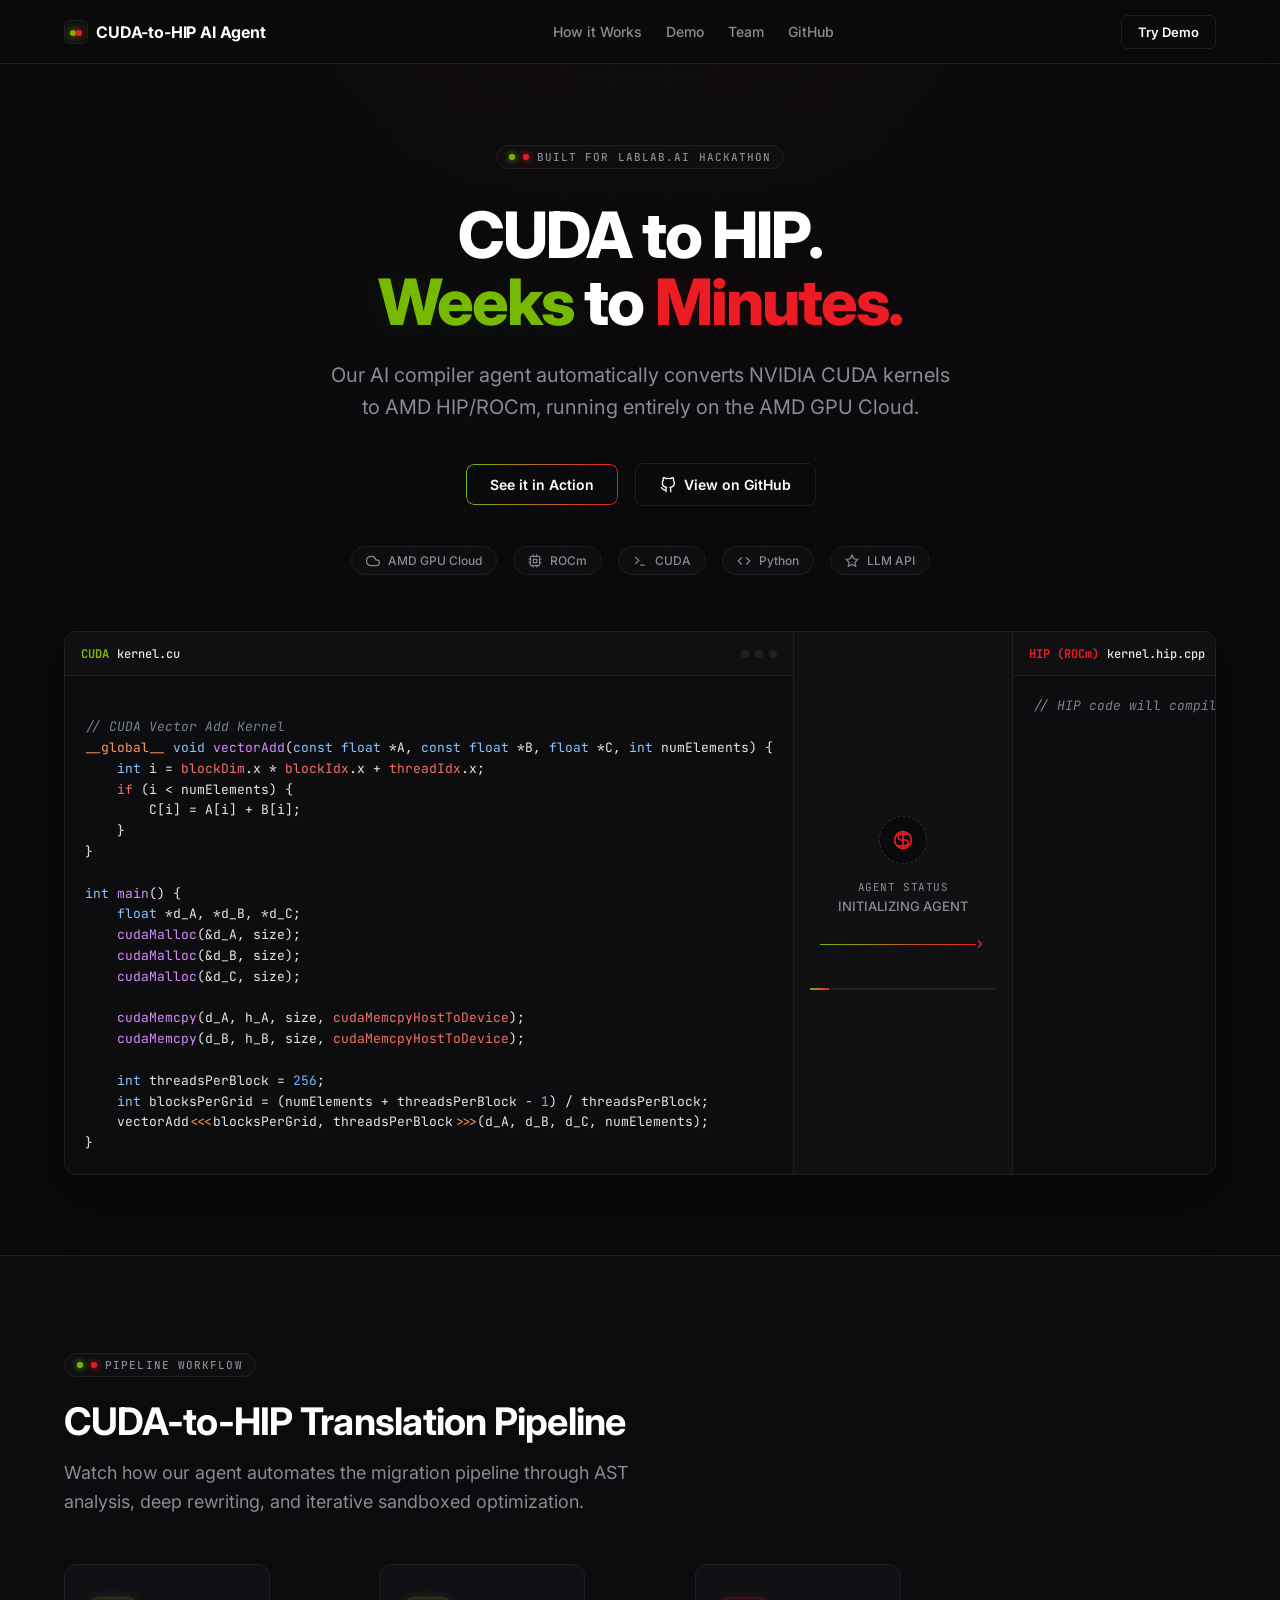
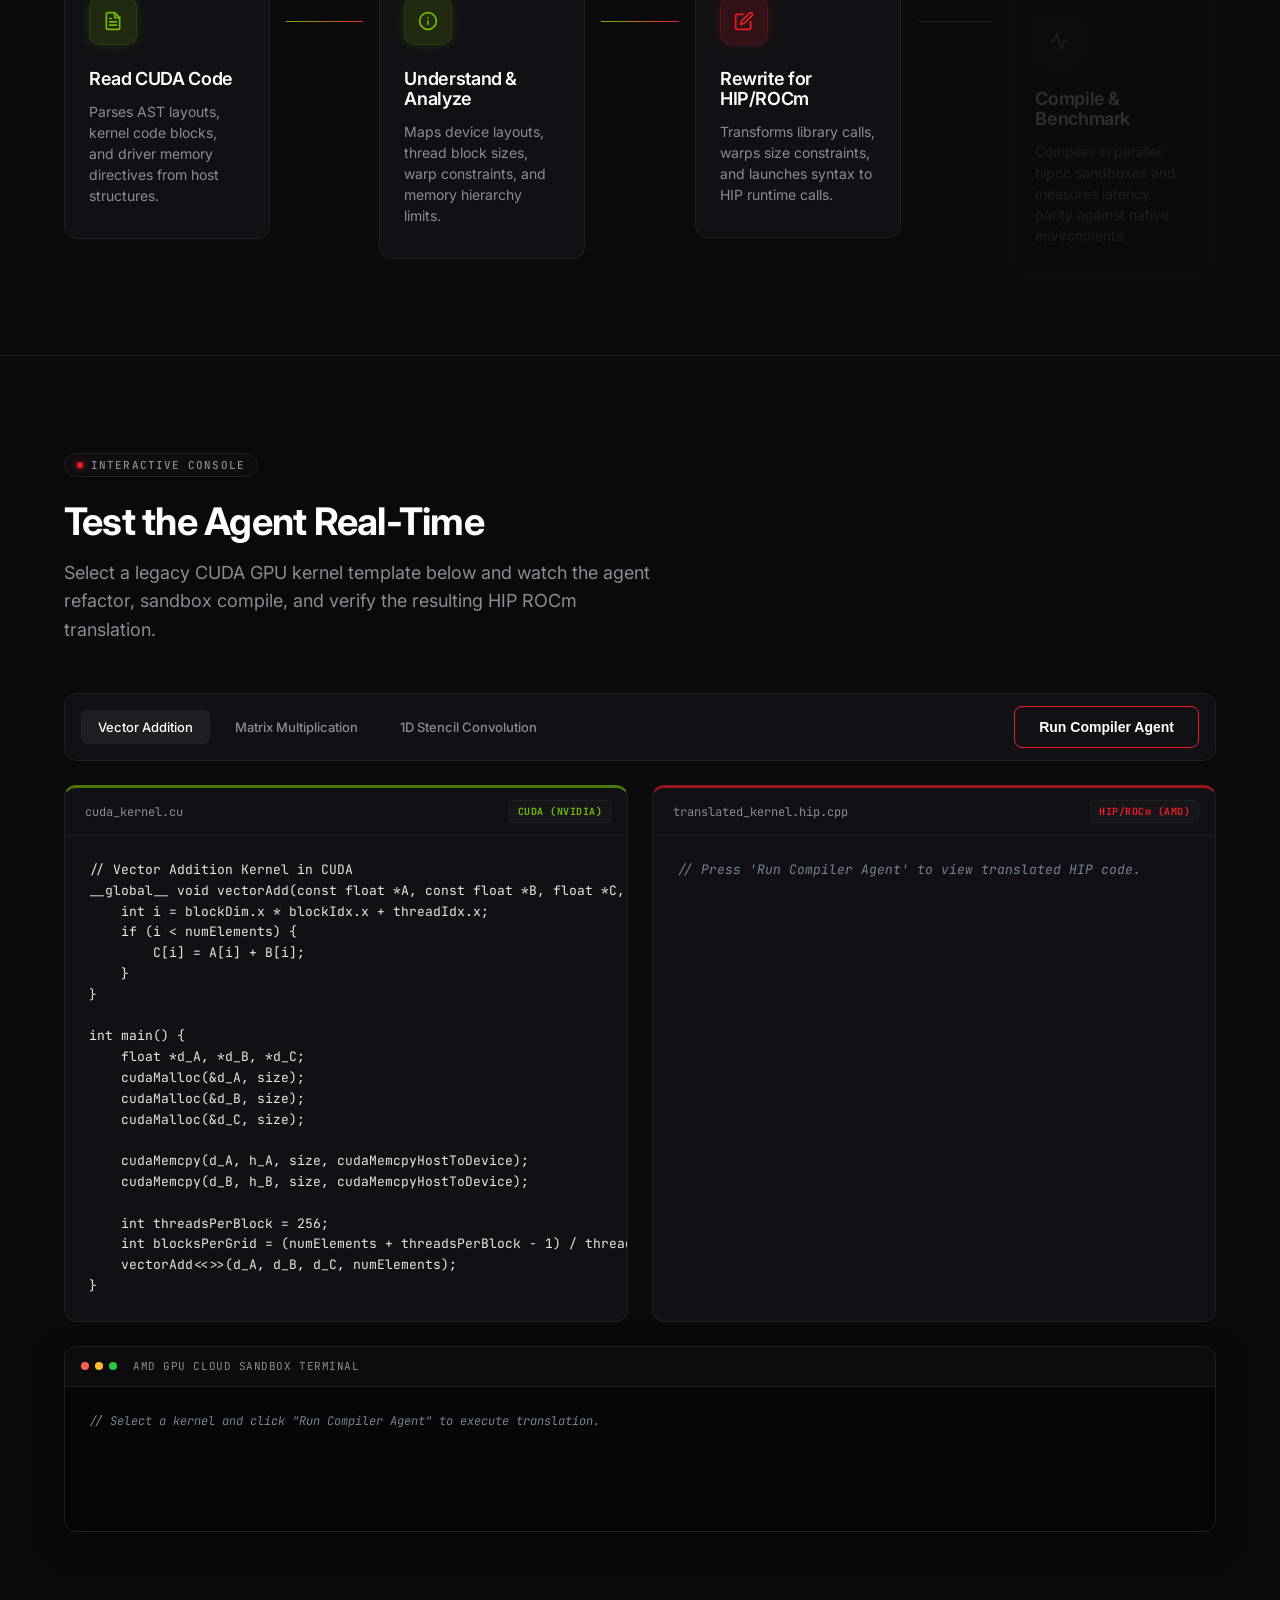
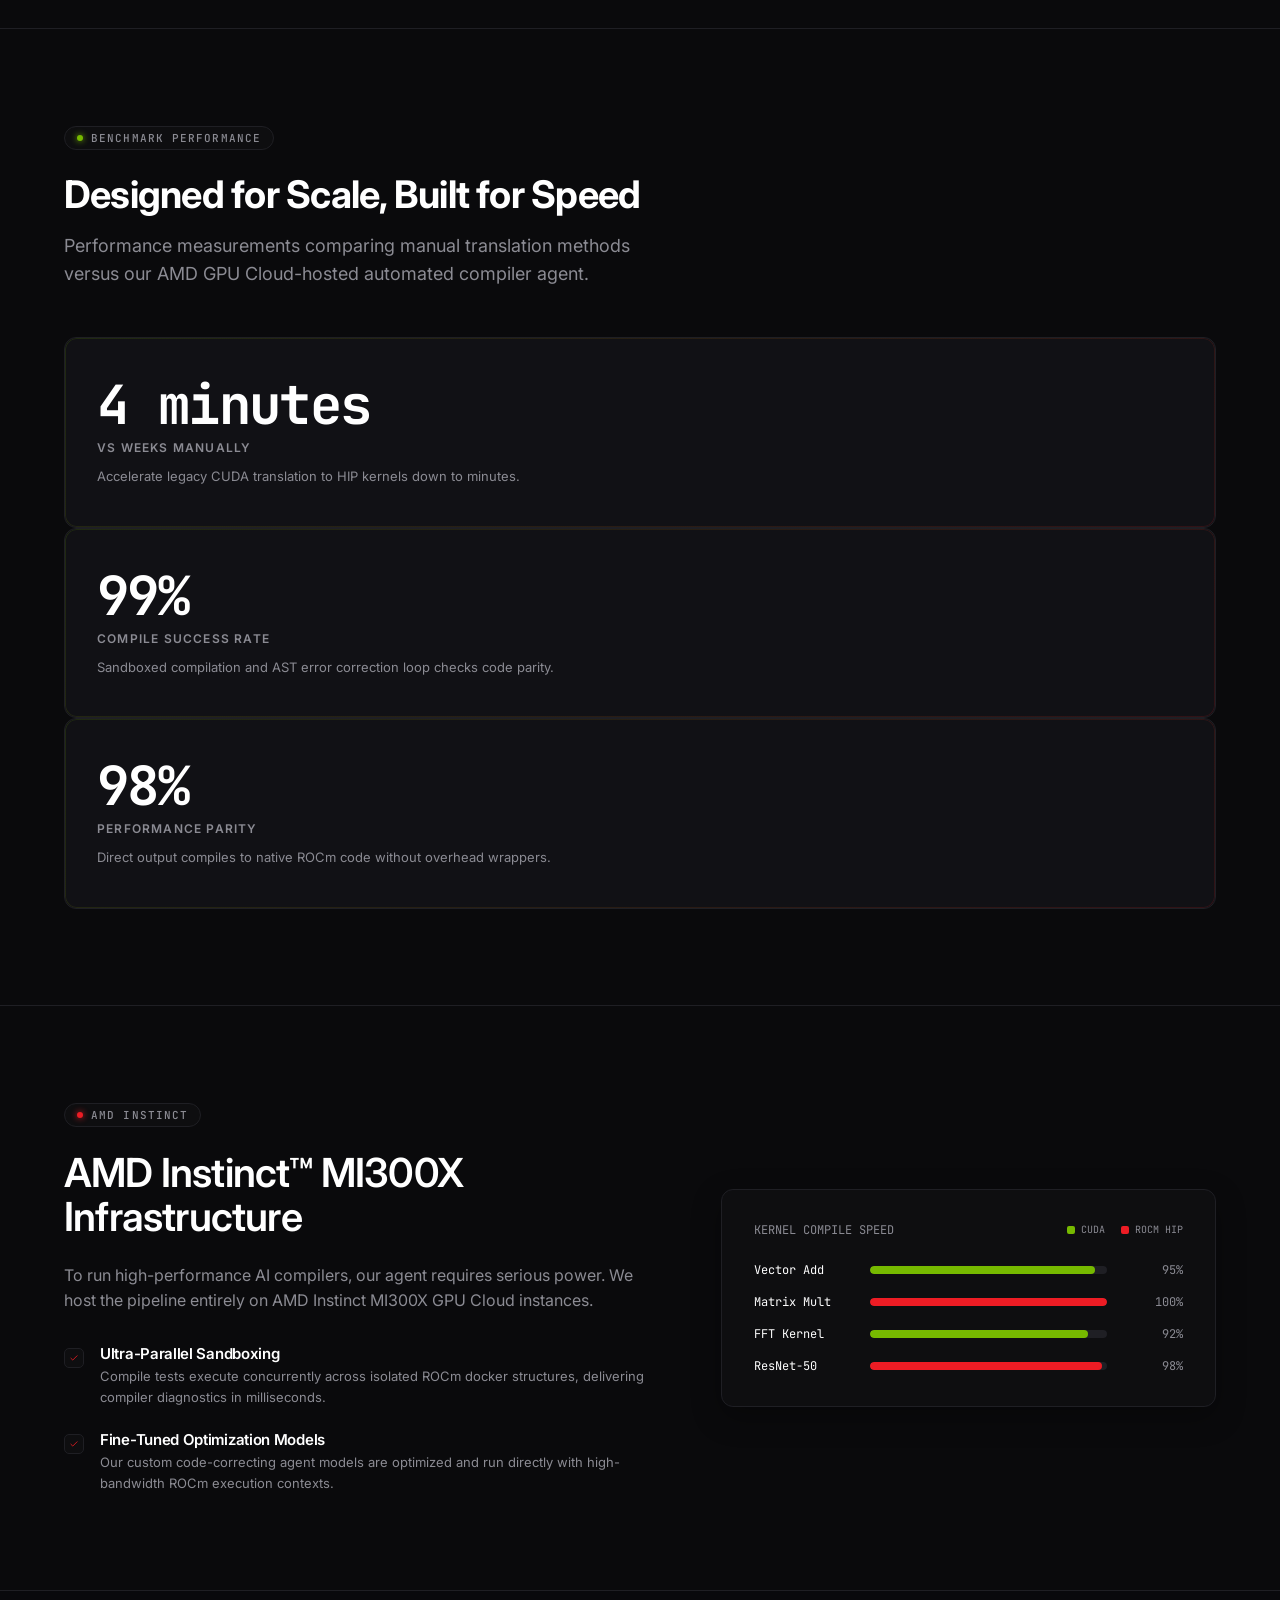
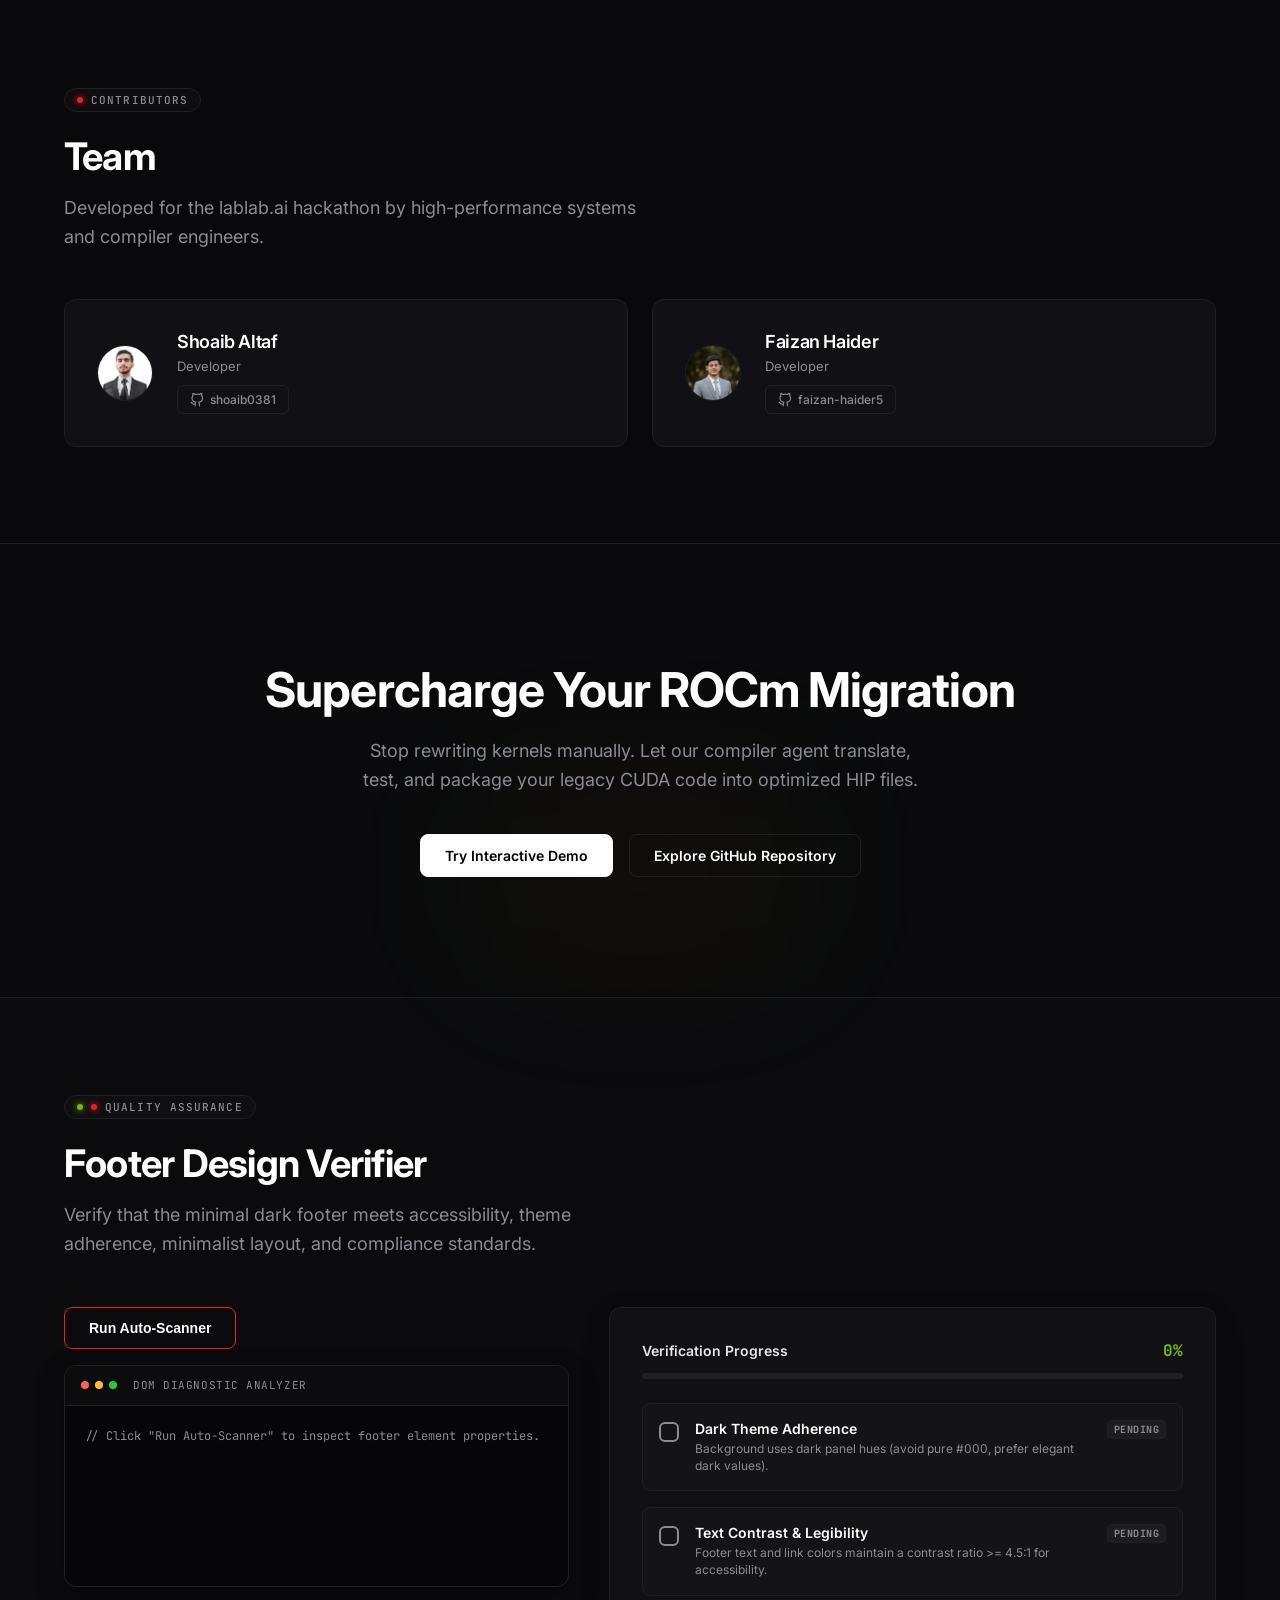
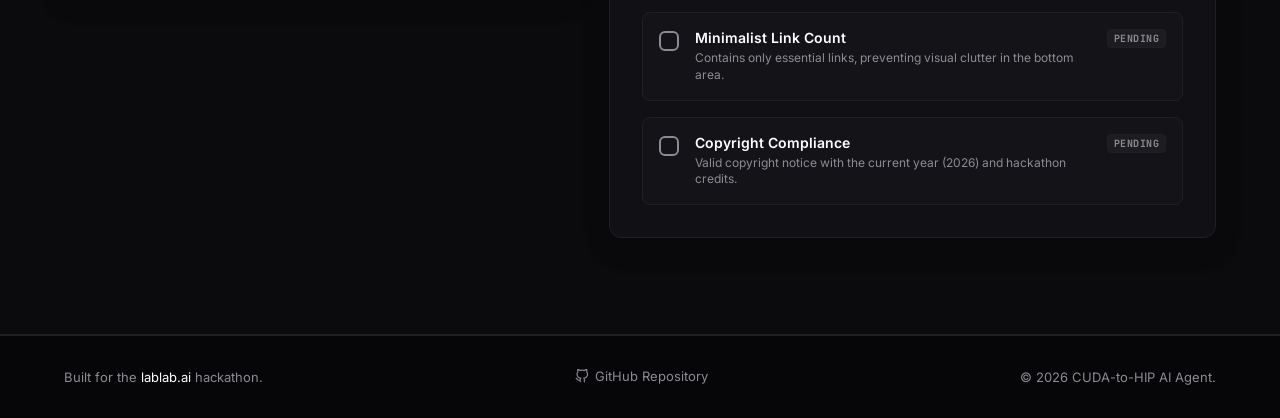
<file: Ui/index.html>
<!DOCTYPE html>
<html lang="en">
<head>
  <meta charset="UTF-8">
  <meta name="viewport" content="width=device-width, initial-scale=1.0">
  <title>CUDA-to-HIP AI Agent | Port ROCm in Minutes</title>
  <meta name="description" content="An AI compiler agent that automatically translates, compiles, and optimizes NVIDIA CUDA kernels to AMD HIP/ROCm code in minutes, running on AMD GPU Cloud.">
  <link rel="stylesheet" href="style.css">
</head>
<body>

  <!-- Sticky Header -->
  <header>
    <div class="container">
      <a href="#" class="logo">
        <div class="logo-symbol"></div>
        <span>CUDA-to-HIP AI Agent</span>
      </a>

      <!-- Hamburger Menu Button -->
      <button class="nav-toggle" id="nav-toggle" aria-label="Toggle Menu">
        <span class="toggle-bar"></span>
        <span class="toggle-bar"></span>
        <span class="toggle-bar"></span>
      </button>

      <nav class="nav-links" id="nav-links">
        <a href="#features">How it Works</a>
        <a href="#playground">Demo</a>
        <a href="#team">Team</a>
        <a href="https://github.com" target="_blank" rel="noopener noreferrer">GitHub</a>
        <a href="#playground" class="nav-cta mobile-only-cta">Try Demo</a>
      </nav>

      <a href="#playground" class="nav-cta desktop-only-cta">Try Demo</a>
    </div>
  </header>

  <!-- Hero Section -->
  <section class="hero">
    <div class="container">
      <div class="section-tag">
        <span class="dot-green"></span>
        <span class="dot-red"></span>
        Built for lablab.ai Hackathon
      </div>
      <h1 class="hero-title">
        CUDA to HIP.<br><span class="nvidia-gradient">Weeks</span> to <span class="amd-gradient">Minutes.</span>
      </h1>
      <p class="hero-description">
        Our AI compiler agent automatically converts NVIDIA CUDA kernels to AMD HIP/ROCm, running entirely on the AMD GPU Cloud.
      </p>
      <div class="hero-actions">
        <a href="#playground" class="btn btn-gradient-border">See it in Action</a>
        <a href="https://github.com" target="_blank" rel="noopener noreferrer" class="btn btn-secondary">
          <svg width="16" height="16" viewBox="0 0 24 24" fill="none" stroke="currentColor" stroke-width="2" stroke-linecap="round" stroke-linejoin="round"><path d="M9 19c-5 1.5-5-2.5-7-3m14 6v-3.87a3.37 3.37 0 0 0-.94-2.61c3.14-.35 6.44-1.54 6.44-7A5.44 5.44 0 0 0 20 4.77 5.07 5.07 0 0 0 19.91 1S18.73.65 16 2.48a13.38 13.38 0 0 0-7 0C6.27.65 5.09 1 5.09 1A5.07 5.07 0 0 0 5 4.77a5.44 5.44 0 0 0-1.5 3.78c0 5.42 3.3 6.61 6.44 7A3.37 3.37 0 0 0 9 18.13V22"></path></svg>
          View on GitHub
        </a>
      </div>

      <!-- Horizontal Strip of Badges -->
      <div class="tech-badges-strip">
        <div class="badge-pill">
          <svg viewBox="0 0 24 24" fill="none" stroke="currentColor" stroke-width="2" class="badge-icon"><path d="M18 10h-1.26A8 8 0 1 0 9 20h9a5 5 0 0 0 0-10z"></path></svg>
          <span>AMD GPU Cloud</span>
        </div>
        <div class="badge-pill">
          <svg viewBox="0 0 24 24" fill="none" stroke="currentColor" stroke-width="2" class="badge-icon"><rect x="4" y="4" width="16" height="16" rx="2"></rect><rect x="9" y="9" width="6" height="6"></rect><path d="M9 1v3M15 1v3M9 20v3M15 20v3M20 9h3M20 15h3M1 9h3M1 15h3"></path></svg>
          <span>ROCm</span>
        </div>
        <div class="badge-pill">
          <svg viewBox="0 0 24 24" fill="none" stroke="currentColor" stroke-width="2" class="badge-icon"><polyline points="4 17 10 11 4 5"></polyline><line x1="12" y1="19" x2="20" y2="19"></line></svg>
          <span>CUDA</span>
        </div>
        <div class="badge-pill">
          <svg viewBox="0 0 24 24" fill="none" stroke="currentColor" stroke-width="2" class="badge-icon"><path d="M16 18l6-6-6-6M8 6l-6 6 6 6"></path></svg>
          <span>Python</span>
        </div>
        <div class="badge-pill">
          <svg viewBox="0 0 24 24" fill="none" stroke="currentColor" stroke-width="2" class="badge-icon"><polygon points="12 2 15.09 8.26 22 9.27 17 14.14 18.18 21.02 12 17.77 5.82 21.02 7 14.14 2 9.27 8.91 8.26 12 2"></polygon></svg>
          <span>LLM API</span>
        </div>
      </div>

      <!-- Live Code Porting Demo Banner -->
      <div class="live-demo-container">
        <!-- CUDA side -->
        <div class="code-panel">
          <div class="code-header">
            <div class="code-header-title">
              <span style="color: var(--nvidia); font-weight: bold;">CUDA</span>
              <span>kernel.cu</span>
            </div>
            <div class="window-dots">
              <span class="window-dot"></span>
              <span class="window-dot"></span>
              <span class="window-dot"></span>
            </div>
          </div>
          <div class="code-content" id="cuda-hero-code">
<span class="comment">// CUDA Vector Add Kernel</span>
<span class="macro">__global__</span> <span class="type">void</span> <span class="function">vectorAdd</span>(<span class="type">const float</span> *A, <span class="type">const float</span> *B, <span class="type">float</span> *C, <span class="type">int</span> numElements) {
    <span class="type">int</span> i = <span class="keyword">blockDim</span>.x * <span class="keyword">blockIdx</span>.x + <span class="keyword">threadIdx</span>.x;
    <span class="keyword">if</span> (i < numElements) {
        C[i] = A[i] + B[i];
    }
}

<span class="type">int</span> <span class="function">main</span>() {
    <span class="type">float</span> *d_A, *d_B, *d_C;
    <span class="function">cudaMalloc</span>(&d_A, size);
    <span class="function">cudaMalloc</span>(&d_B, size);
    <span class="function">cudaMalloc</span>(&d_C, size);
    
    <span class="function">cudaMemcpy</span>(d_A, h_A, size, <span class="keyword">cudaMemcpyHostToDevice</span>);
    <span class="function">cudaMemcpy</span>(d_B, h_B, size, <span class="keyword">cudaMemcpyHostToDevice</span>);

    <span class="type">int</span> threadsPerBlock = <span class="number">256</span>;
    <span class="type">int</span> blocksPerGrid = (numElements + threadsPerBlock - <span class="number">1</span>) / threadsPerBlock;
    vectorAdd<span class="macro">&lt;&lt;&lt;</span>blocksPerGrid, threadsPerBlock<span class="macro">&gt;&gt;&gt;</span>(d_A, d_B, d_C, numElements);
}</div>
        </div>

        <!-- Center Agent Controller -->
        <div class="agent-flow-center">
          <div class="flow-icon-circle">
            <svg width="20" height="20" viewBox="0 0 24 24" fill="none" stroke="currentColor" stroke-width="2" stroke-linecap="round" stroke-linejoin="round" class="text-amd"><circle cx="12" cy="12" r="10"></circle><path d="M12 2v20"></path><path d="M17 5H9.5a3.5 3.5 0 0 0 0 7h5a3.5 3.5 0 0 1 0 7H6"></path></svg>
            <div class="flow-pulse" id="agent-pulse"></div>
          </div>
          <div class="agent-status-label">Agent Status</div>
          <div class="agent-status-msg" id="agent-status-text">INITIALIZING</div>
          
          <!-- Animated Flow Arrow Connection -->
          <div class="flow-arrow-container">
            <div class="flow-arrow-line"></div>
            <div class="flow-arrow-head">
              <svg width="12" height="12" viewBox="0 0 24 24" fill="none" stroke="currentColor" stroke-width="3" stroke-linecap="round" stroke-linejoin="round" class="text-amd">
                <polyline points="9 18 15 12 9 6"></polyline>
              </svg>
            </div>
          </div>

          <div class="progress-bar-container">
            <div class="progress-bar-fill" id="agent-progress-fill"></div>
          </div>
        </div>

        <!-- HIP side -->
        <div class="code-panel">
          <div class="code-header">
            <div class="code-header-title">
              <span style="color: var(--amd); font-weight: bold;">HIP (ROCm)</span>
              <span>kernel.hip.cpp</span>
            </div>
            <div class="window-dots">
              <span class="window-dot"></span>
              <span class="window-dot"></span>
              <span class="window-dot"></span>
            </div>
          </div>
          <div class="code-content" id="hip-hero-code" style="color: var(--text-muted);">
<span class="comment">// HIP code will be compiled here...</span>
          </div>
        </div>
      </div>
    </div>
  </section>

  <!-- Agent Pipeline Loop -->
  <section id="features" class="features">
    <div class="container">
      <div class="section-tag">
        <span class="dot-green"></span>
        <span class="dot-red"></span>
        Pipeline Workflow
      </div>
      <h2 class="section-title">CUDA-to-HIP Translation Pipeline</h2>
      <p class="section-subtitle">
        Watch how our agent automates the migration pipeline through AST analysis, deep rewriting, and iterative sandboxed optimization.
      </p>

      <div class="pipeline-container" id="pipeline-diagram">
        <!-- Step 1 -->
        <div class="pipeline-step" data-index="1">
          <div class="pipeline-icon">
            <svg viewBox="0 0 24 24" fill="none" stroke="currentColor" stroke-width="2" stroke-linecap="round" stroke-linejoin="round">
              <path d="M14 2H6a2 2 0 0 0-2 2v16a2 2 0 0 0 2 2h12a2 2 0 0 0 2-2V8z"></path>
              <polyline points="14 2 14 8 20 8"></polyline>
              <line x1="16" y1="13" x2="8" y2="13"></line>
              <line x1="16" y1="17" x2="8" y2="17"></line>
              <polyline points="10 9 9 9 8 9"></polyline>
            </svg>
          </div>
          <h3>Read CUDA Code</h3>
          <p>Parses AST layouts, kernel code blocks, and driver memory directives from host structures.</p>
        </div>

        <!-- Connector 1 -->
        <div class="pipeline-connector" data-index="1">
          <div class="connector-line"></div>
        </div>

        <!-- Step 2 -->
        <div class="pipeline-step" data-index="2">
          <div class="pipeline-icon">
            <svg viewBox="0 0 24 24" fill="none" stroke="currentColor" stroke-width="2" stroke-linecap="round" stroke-linejoin="round">
              <circle cx="12" cy="12" r="10"></circle>
              <line x1="12" y1="16" x2="12" y2="12"></line>
              <line x1="12" y1="8" x2="12.01" y2="8"></line>
            </svg>
          </div>
          <h3>Understand & Analyze</h3>
          <p>Maps device layouts, thread block sizes, warp constraints, and memory hierarchy limits.</p>
        </div>

        <!-- Connector 2 -->
        <div class="pipeline-connector" data-index="2">
          <div class="connector-line"></div>
        </div>

        <!-- Step 3 -->
        <div class="pipeline-step" data-index="3">
          <div class="pipeline-icon">
            <svg viewBox="0 0 24 24" fill="none" stroke="currentColor" stroke-width="2" stroke-linecap="round" stroke-linejoin="round">
              <path d="M11 4H4a2 2 0 0 0-2 2v14a2 2 0 0 0 2 2h14a2 2 0 0 0 2-2v-7"></path>
              <path d="M18.5 2.5a2.121 2.121 0 1 1 3 3L12 15l-4 1 1-4z"></path>
            </svg>
          </div>
          <h3>Rewrite for HIP/ROCm</h3>
          <p>Transforms library calls, warps size constraints, and launches syntax to HIP runtime calls.</p>
        </div>

        <!-- Connector 3 -->
        <div class="pipeline-connector" data-index="3">
          <div class="connector-line"></div>
        </div>

        <!-- Step 4 -->
        <div class="pipeline-step" data-index="4">
          <div class="pipeline-icon">
            <svg viewBox="0 0 24 24" fill="none" stroke="currentColor" stroke-width="2" stroke-linecap="round" stroke-linejoin="round">
              <polyline points="22 12 18 12 15 21 9 3 6 12 2 12"></polyline>
            </svg>
          </div>
          <h3>Compile & Benchmark</h3>
          <p>Compiles in parallel hipcc sandboxes and measures latency parity against native environments.</p>
        </div>
      </div>
    </div>
  </section>

  <!-- Interactive Sandbox/Playground -->
  <section id="playground" class="playground">
    <div class="container">
      <div class="section-tag">
        <span class="dot-red"></span>
        Interactive Console
      </div>
      <h2 class="section-title">Test the Agent Real-Time</h2>
      <p class="section-subtitle">
        Select a legacy CUDA GPU kernel template below and watch the agent refactor, sandbox compile, and verify the resulting HIP ROCm translation.
      </p>

      <!-- Toggle/Tab Selectors -->
      <div class="snippet-selector-bar">
        <div class="snippet-tabs">
          <button class="snippet-toggle-btn active" id="btn-vecadd" onclick="selectPlaygroundSnippet('vecadd')">Vector Addition</button>
          <button class="snippet-toggle-btn" id="btn-matmul" onclick="selectPlaygroundSnippet('matmul')">Matrix Multiplication</button>
          <button class="snippet-toggle-btn" id="btn-stencil" onclick="selectPlaygroundSnippet('stencil')">1D Stencil Convolution</button>
        </div>
        <button class="btn btn-amd-accent" id="playground-run-btn" onclick="triggerPlaygroundTranslation()">Run Compiler Agent</button>
      </div>

      <!-- Split Panel Code Comparison Component -->
      <div class="split-comparison-container">
        <!-- Left Panel: CUDA (NVIDIA) -->
        <div class="comparison-panel border-nvidia-tint">
          <div class="panel-label text-nvidia">CUDA (NVIDIA)</div>
          <div class="panel-header">
            <span>cuda_kernel.cu</span>
          </div>
          <pre class="panel-editor" id="cuda-playground-code"></pre>
        </div>

        <!-- Right Panel: HIP/ROCm (AMD) -->
        <div class="comparison-panel border-amd-tint">
          <div class="panel-label text-amd">HIP/ROCm (AMD)</div>
          <div class="panel-header">
            <span>translated_kernel.hip.cpp</span>
          </div>
          <pre class="panel-editor" id="hip-playground-code"></pre>
        </div>
      </div>

      <!-- Terminal-style Log Output Card -->
      <div class="terminal-card">
        <div class="terminal-card-header">
          <div class="window-dots">
            <span class="window-dot" style="background-color: #ff5f56;"></span>
            <span class="window-dot" style="background-color: #ffbd2e;"></span>
            <span class="window-dot" style="background-color: #27c93f;"></span>
          </div>
          <span class="terminal-card-title">AMD GPU Cloud Sandbox Terminal</span>
        </div>
        <div class="terminal-card-body" id="playground-terminal-console">
          <span class="comment">// Select a kernel and click "Run Compiler Agent" to execute translation.</span>
        </div>
      </div>
    </div>
  </section>

  <!-- Statistics Grid -->
  <section id="stats" class="stats">
    <div class="container">
      <div class="section-tag">
        <span class="dot-green"></span>
        Benchmark Performance
      </div>
      <h2 class="section-title">Designed for Scale, Built for Speed</h2>
      <p class="section-subtitle">
        Performance measurements comparing manual translation methods versus our AMD GPU Cloud-hosted automated compiler agent.
      </p>

      <div class="stats-grid">
        <!-- Stat 1 -->
        <div class="stat-card">
          <div class="stat-value" data-target="4" data-suffix=" minutes">0 minutes</div>
          <div class="stat-label">vs weeks manually</div>
          <div class="stat-desc">Accelerate legacy CUDA translation to HIP kernels down to minutes.</div>
        </div>

        <!-- Stat 2 -->
        <div class="stat-card">
          <div class="stat-value" data-target="99" data-suffix="%">0%</div>
          <div class="stat-label">compile success rate</div>
          <div class="stat-desc">Sandboxed compilation and AST error correction loop checks code parity.</div>
        </div>

        <!-- Stat 3 -->
        <div class="stat-card">
          <div class="stat-value" data-target="98" data-suffix="%">0%</div>
          <div class="stat-label">performance parity</div>
          <div class="stat-desc">Direct output compiles to native ROCm code without overhead wrappers.</div>
        </div>
      </div>
    </div>
  </section>

  <!-- Infrastructure Section -->
  <section id="infra" class="infra-section">
    <div class="container">
      <div class="infra-content">
        <div class="infra-text">
          <div class="section-tag">
            <span class="dot-red"></span>
            AMD Instinct
          </div>
          <h2>AMD Instinct™ MI300X Infrastructure</h2>
          <p>
            To run high-performance AI compilers, our agent requires serious power. We host the pipeline entirely on AMD Instinct MI300X GPU Cloud instances.
          </p>
          <div class="infra-features">
            <div class="infra-feat-item">
              <div class="infra-feat-icon">
                <svg viewBox="0 0 24 24" fill="none" stroke="currentColor" stroke-width="2" class="text-amd"><polyline points="20 6 9 17 4 12"></polyline></svg>
              </div>
              <div class="infra-feat-text">
                <h4>Ultra-Parallel Sandboxing</h4>
                <p>Compile tests execute concurrently across isolated ROCm docker structures, delivering compiler diagnostics in milliseconds.</p>
              </div>
            </div>

            <div class="infra-feat-item">
              <div class="infra-feat-icon">
                <svg viewBox="0 0 24 24" fill="none" stroke="currentColor" stroke-width="2" class="text-amd"><polyline points="20 6 9 17 4 12"></polyline></svg>
              </div>
              <div class="infra-feat-text">
                <h4>Fine-Tuned Optimization Models</h4>
                <p>Our custom code-correcting agent models are optimized and run directly with high-bandwidth ROCm execution contexts.</p>
              </div>
            </div>
          </div>
        </div>

        <!-- Interactive Benchmark Graph Visualizer -->
        <div class="gpu-viz">
          <div class="gpu-viz-title">
            <span>Kernel Compile Speed</span>
            <div class="viz-legend">
              <div class="legend-item">
                <span class="legend-color" style="background: var(--nvidia)"></span>
                <span style="font-size: 10px;">CUDA</span>
              </div>
              <div class="legend-item">
                <span class="legend-color" style="background: var(--amd)"></span>
                <span style="font-size: 10px;">ROCm HIP</span>
              </div>
            </div>
          </div>
          <div class="graph-container">
            <div class="bar-row">
              <span class="bar-label">Vector Add</span>
              <div class="bar-track">
                <div class="bar-fill nvidia-bar" data-width="95"></div>
              </div>
              <span class="bar-value">95%</span>
            </div>
            <div class="bar-row">
              <span class="bar-label">Matrix Mult</span>
              <div class="bar-track">
                <div class="bar-fill amd-bar" data-width="100"></div>
              </div>
              <span class="bar-value">100%</span>
            </div>
            <div class="bar-row">
              <span class="bar-label">FFT Kernel</span>
              <div class="bar-track">
                <div class="bar-fill nvidia-bar" data-width="92"></div>
              </div>
              <span class="bar-value">92%</span>
            </div>
            <div class="bar-row">
              <span class="bar-label">ResNet-50</span>
              <div class="bar-track">
                <div class="bar-fill amd-bar" data-width="98"></div>
              </div>
              <span class="bar-value">98%</span>
            </div>
          </div>
        </div>
      </div>
    </div>
  </section>

  <!-- Team Section -->
  <section id="team" class="team-section">
    <div class="container">
      <div class="section-tag">
        <span class="dot-red"></span>
        Contributors
      </div>
      <h2 class="section-title">Team</h2>
      <p class="section-subtitle">
        Developed for the lablab.ai hackathon by high-performance systems and compiler engineers.
      </p>
      
      <div class="team-grid">
        <!-- Developer 1 -->
        <div class="team-card">
          <img class="team-avatar" src="shoaib.jpg" alt="Shoaib Altaf">
          <div class="team-info">
            <h3>Shoaib Altaf</h3>
            <p>Developer</p>
            <div class="team-socials">
              <a href="https://github.com/shoaib0381" target="_blank" rel="noopener noreferrer" class="github-btn" aria-label="GitHub Profile">
                <svg width="14" height="14" viewBox="0 0 24 24" fill="none" stroke="currentColor" stroke-width="2" stroke-linecap="round" stroke-linejoin="round"><path d="M9 19c-5 1.5-5-2.5-7-3m14 6v-3.87a3.37 3.37 0 0 0-.94-2.61c3.14-.35 6.44-1.54 6.44-7A5.44 5.44 0 0 0 20 4.77 5.07 5.07 0 0 0 19.91 1S18.73.65 16 2.48a13.38 13.38 0 0 0-7 0C6.27.65 5.09 1 5.09 1A5.07 5.07 0 0 0 5 4.77a5.44 5.44 0 0 0-1.5 3.78c0 5.42 3.3 6.61 6.44 7A3.37 3.37 0 0 0 9 18.13V22"></path></svg>
                <span>shoaib0381</span>
              </a>
            </div>
          </div>
        </div>

        <!-- Developer 2 -->
        <div class="team-card">
          <img class="team-avatar" src="faizan.jpg" alt="Faizan Haider">
          <div class="team-info">
            <h3>Faizan Haider</h3>
            <p>Developer</p>
            <div class="team-socials">
              <a href="https://github.com/faizan-haider5" target="_blank" rel="noopener noreferrer" class="github-btn" aria-label="GitHub Profile">
                <svg width="14" height="14" viewBox="0 0 24 24" fill="none" stroke="currentColor" stroke-width="2" stroke-linecap="round" stroke-linejoin="round"><path d="M9 19c-5 1.5-5-2.5-7-3m14 6v-3.87a3.37 3.37 0 0 0-.94-2.61c3.14-.35 6.44-1.54 6.44-7A5.44 5.44 0 0 0 20 4.77 5.07 5.07 0 0 0 19.91 1S18.73.65 16 2.48a13.38 13.38 0 0 0-7 0C6.27.65 5.09 1 5.09 1A5.07 5.07 0 0 0 5 4.77a5.44 5.44 0 0 0-1.5 3.78c0 5.42 3.3 6.61 6.44 7A3.37 3.37 0 0 0 9 18.13V22"></path></svg>
                <span>faizan-haider5</span>
              </a>
            </div>
          </div>
        </div>
      </div>
    </div>
  </section>

  <!-- CTA Bottom -->
  <section class="cta-section">
    <div class="container">
      <div class="cta-glow-spot"></div>
      <h2>Supercharge Your ROCm Migration</h2>
      <p>Stop rewriting kernels manually. Let our compiler agent translate, test, and package your legacy CUDA code into optimized HIP files.</p>
      <div class="cta-buttons">
        <a href="#playground" class="btn btn-primary">Try Interactive Demo</a>
        <a href="https://github.com" target="_blank" rel="noopener noreferrer" class="btn btn-secondary">Explore GitHub Repository</a>
      </div>
    </div>
  </section>

  <!-- Footer Verifier Section -->
  <section id="verifier" class="verifier-section">
    <div class="container">
      <div class="section-tag">
        <span class="dot-green"></span>
        <span class="dot-red"></span>
        Quality Assurance
      </div>
      <h2 class="section-title" style="margin-bottom: 16px;">Footer Design Verifier</h2>
      <p class="section-subtitle" style="margin-bottom: 48px;">
        Verify that the minimal dark footer meets accessibility, theme adherence, minimalist layout, and compliance standards.
      </p>

      <div class="verifier-grid">
        <!-- Left: Diagnostic Scanner Terminal -->
        <div class="verifier-console-container">
          <button class="btn btn-amd-accent" id="verifier-scan-btn" onclick="runFooterDiagnostics()" style="align-self: flex-start;">
            Run Auto-Scanner
          </button>
          
          <div class="verifier-console">
            <div class="verifier-console-header">
              <div class="window-dots">
                <span class="window-dot" style="background-color: #ff5f56; width: 8px; height: 8px; border-radius: 50%; display: inline-block;"></span>
                <span class="window-dot" style="background-color: #ffbd2e; width: 8px; height: 8px; border-radius: 50%; display: inline-block;"></span>
                <span class="window-dot" style="background-color: #27c93f; width: 8px; height: 8px; border-radius: 50%; display: inline-block;"></span>
              </div>
              <span class="verifier-console-title">DOM Diagnostic Analyzer</span>
            </div>
            <div class="verifier-console-body" id="verifier-terminal-console">
              <span style="color: var(--text-muted);">// Click "Run Auto-Scanner" to inspect footer element properties.</span>
            </div>
          </div>
        </div>

        <!-- Right: Interactive Checklist Container -->
        <div class="checklist-container">
          <div class="checklist-header">
            <div class="checklist-progress-info">
              <span class="checklist-progress-text">Verification Progress</span>
              <span class="checklist-progress-percent" id="verifier-progress-percent">0%</span>
            </div>
            <div class="checklist-progress-track">
              <div class="checklist-progress-bar" id="verifier-progress-bar"></div>
            </div>
          </div>

          <div class="check-items-list">
            <!-- Item 1: Dark Mode Theme -->
            <div class="check-item" id="chk-theme" onclick="toggleCheckItem('chk-theme')" tabindex="0">
              <div class="check-item-checkbox">
                <svg viewBox="0 0 24 24" fill="none" stroke="currentColor" stroke-width="3" stroke-linecap="round" stroke-linejoin="round">
                  <polyline points="20 6 9 17 4 12"></polyline>
                </svg>
              </div>
              <div class="check-item-content">
                <div class="check-item-title">Dark Theme Adherence</div>
                <div class="check-item-desc">Background uses dark panel hues (avoid pure #000, prefer elegant dark values).</div>
              </div>
              <span class="check-item-badge" id="chk-theme-badge">Pending</span>
            </div>

            <!-- Item 2: Typography & Contrast -->
            <div class="check-item" id="chk-contrast" onclick="toggleCheckItem('chk-contrast')" tabindex="0">
              <div class="check-item-checkbox">
                <svg viewBox="0 0 24 24" fill="none" stroke="currentColor" stroke-width="3" stroke-linecap="round" stroke-linejoin="round">
                  <polyline points="20 6 9 17 4 12"></polyline>
                </svg>
              </div>
              <div class="check-item-content">
                <div class="check-item-title">Text Contrast & Legibility</div>
                <div class="check-item-desc">Footer text and link colors maintain a contrast ratio &gt;= 4.5:1 for accessibility.</div>
              </div>
              <span class="check-item-badge" id="chk-contrast-badge">Pending</span>
            </div>

            <!-- Item 3: Content Minimalism -->
            <div class="check-item" id="chk-minimalism" onclick="toggleCheckItem('chk-minimalism')" tabindex="0">
              <div class="check-item-checkbox">
                <svg viewBox="0 0 24 24" fill="none" stroke="currentColor" stroke-width="3" stroke-linecap="round" stroke-linejoin="round">
                  <polyline points="20 6 9 17 4 12"></polyline>
                </svg>
              </div>
              <div class="check-item-content">
                <div class="check-item-title">Minimalist Link Count</div>
                <div class="check-item-desc">Contains only essential links, preventing visual clutter in the bottom area.</div>
              </div>
              <span class="check-item-badge" id="chk-minimalism-badge">Pending</span>
            </div>

            <!-- Item 4: Legal / Compliance -->
            <div class="check-item" id="chk-compliance" onclick="toggleCheckItem('chk-compliance')" tabindex="0">
              <div class="check-item-checkbox">
                <svg viewBox="0 0 24 24" fill="none" stroke="currentColor" stroke-width="3" stroke-linecap="round" stroke-linejoin="round">
                  <polyline points="20 6 9 17 4 12"></polyline>
                </svg>
              </div>
              <div class="check-item-content">
                <div class="check-item-title">Copyright Compliance</div>
                <div class="check-item-desc">Valid copyright notice with the current year (2026) and hackathon credits.</div>
              </div>
              <span class="check-item-badge" id="chk-compliance-badge">Pending</span>
            </div>
          </div>
        </div>
      </div>
    </div>
  </section>

  <!-- Footer -->
  <footer>
    <div class="container footer-content">
      <div class="footer-left">
        <span>Built for the <a href="https://lablab.ai" target="_blank" rel="noopener noreferrer" style="color: #FFF;">lablab.ai</a> hackathon.</span>
      </div>
      <div class="footer-center">
        <a href="https://github.com" target="_blank" rel="noopener noreferrer" style="display: inline-flex; align-items: center; gap: 6px;">
          <svg width="14" height="14" viewBox="0 0 24 24" fill="none" stroke="currentColor" stroke-width="2" stroke-linecap="round" stroke-linejoin="round"><path d="M9 19c-5 1.5-5-2.5-7-3m14 6v-3.87a3.37 3.37 0 0 0-.94-2.61c3.14-.35 6.44-1.54 6.44-7A5.44 5.44 0 0 0 20 4.77 5.07 5.07 0 0 0 19.91 1S18.73.65 16 2.48a13.38 13.38 0 0 0-7 0C6.27.65 5.09 1 5.09 1A5.07 5.07 0 0 0 5 4.77a5.44 5.44 0 0 0-1.5 3.78c0 5.42 3.3 6.61 6.44 7A3.37 3.37 0 0 0 9 18.13V22"></path></svg>
          <span>GitHub Repository</span>
        </a>
      </div>
      <div class="footer-right">
        <span>© 2026 CUDA-to-HIP AI Agent.</span>
      </div>
    </div>
  </footer>

  <script src="app.js"></script>
</body>
</html>
</file>
<file: Ui/style.css>
@import url('https://fonts.googleapis.com/css2?family=Inter:wght@300;400;500;600;700;800&family=JetBrains+Mono:wght@400;500;600&display=swap');

/* Design Tokens & Variables */
:root {
  --bg: #0A0A0C;
  --bg-panel: #111115;
  --bg-panel-hover: #16161c;
  --text: #E6E6E6;
  --text-muted: #8B8B93;
  --nvidia: #76B900;
  --nvidia-glow: rgba(118, 185, 0, 0.15);
  --amd: #ED1C24;
  --amd-glow: rgba(237, 28, 36, 0.15);
  --border: #1F1F24;
  --border-hover: #2D2D35;
  --font-sans: 'Inter', -apple-system, BlinkMacSystemFont, "Segoe UI", Roboto, sans-serif;
  --font-mono: 'JetBrains Mono', monospace;
  --transition: all 0.3s cubic-bezier(0.16, 1, 0.3, 1);
  --max-width: 1200px;
}

/* Base Styles & Resets */
* {
  box-sizing: border-box;
  margin: 0;
  padding: 0;
}

html {
  scroll-behavior: smooth;
  background-color: var(--bg);
  color: var(--text);
  font-family: var(--font-sans);
  -webkit-font-smoothing: antialiased;
  -moz-osx-font-smoothing: grayscale;
}

body {
  min-height: 100vh;
  overflow-x: hidden;
  position: relative;
}

/* Subtle Technical Grid Background */
body::before {
  content: '';
  position: fixed;
  top: 0;
  left: 0;
  width: 100%;
  height: 100%;
  background-image: 
    linear-gradient(rgba(255, 255, 255, 0.012) 1px, transparent 1px),
    linear-gradient(90deg, rgba(255, 255, 255, 0.012) 1px, transparent 1px);
  background-size: 50px 50px;
  background-position: center;
  z-index: -2;
  pointer-events: none;
}

/* Accent Ambient Glow Spots */
body::after {
  content: '';
  position: fixed;
  top: -250px;
  left: 50%;
  transform: translateX(-50%);
  width: 800px;
  height: 400px;
  background: radial-gradient(circle, rgba(118, 185, 0, 0.04) 0%, rgba(237, 28, 36, 0.04) 50%, transparent 80%);
  filter: blur(100px);
  z-index: -1;
  pointer-events: none;
}

/* Container */
.container {
  width: 100%;
  max-width: var(--max-width);
  margin: 0 auto;
  padding: 0 24px;
}

/* Typography */
h1, h2, h3, h4 {
  font-weight: 600;
  letter-spacing: -0.02em;
  line-height: 1.1;
  color: #FFFFFF;
}

p {
  color: var(--text-muted);
  line-height: 1.6;
  font-size: 16px;
}

a {
  color: inherit;
  text-decoration: none;
  transition: var(--transition);
}

code, pre {
  font-family: var(--font-mono);
}

/* Sticky Navigation Header */
header {
  position: fixed;
  top: 0;
  left: 0;
  width: 100%;
  height: 64px;
  background: rgba(10, 10, 12, 0.7);
  backdrop-filter: blur(12px);
  -webkit-backdrop-filter: blur(12px);
  border-bottom: 1px solid var(--border);
  z-index: 100;
  display: flex;
  align-items: center;
}

header .container {
  display: flex;
  justify-content: space-between;
  align-items: center;
}

.logo {
  display: flex;
  align-items: center;
  gap: 8px;
  font-weight: 700;
  font-size: 16px;
  letter-spacing: -0.01em;
  color: #FFF;
}

.logo-symbol {
  display: flex;
  align-items: center;
  justify-content: center;
  position: relative;
  width: 24px;
  height: 24px;
  border: 1px solid var(--border);
  border-radius: 6px;
  background: #111;
}

.logo-symbol::before, .logo-symbol::after {
  content: '';
  position: absolute;
  width: 6px;
  height: 6px;
  border-radius: 50%;
}

.logo-symbol::before {
  background: var(--nvidia);
  left: 5px;
  top: 9px;
  box-shadow: 0 0 8px var(--nvidia);
}

.logo-symbol::after {
  background: var(--amd);
  right: 5px;
  top: 9px;
  box-shadow: 0 0 8px var(--amd);
}

.nav-links {
  display: flex;
  gap: 24px;
  align-items: center;
}

.nav-links a {
  font-size: 14px;
  font-weight: 500;
  color: var(--text-muted);
}

.nav-links a:hover, .nav-links a.active {
  color: #FFF;
}

.nav-cta {
  font-size: 13px;
  font-weight: 600;
  padding: 8px 16px;
  border-radius: 6px;
  background: transparent;
  border: 1px solid var(--border);
  color: #FFF;
  transition: var(--transition);
}

.nav-cta:hover {
  border-color: var(--amd);
  box-shadow: 0 0 12px var(--amd-glow);
}

/* Buttons */
.btn {
  display: inline-flex;
  align-items: center;
  justify-content: center;
  gap: 8px;
  padding: 12px 24px;
  font-size: 14px;
  font-weight: 600;
  border-radius: 8px;
  cursor: pointer;
  transition: var(--transition);
}

.btn-primary {
  background: #FFF;
  color: #000;
  border: 1px solid #FFF;
}

.btn-primary:hover {
  background: #E0E0E0;
  box-shadow: 0 0 20px rgba(255, 255, 255, 0.1);
}

.btn-secondary {
  background: transparent;
  color: #FFF;
  border: 1px solid var(--border);
}

.btn-secondary:hover {
  border-color: var(--border-hover);
  background: rgba(255, 255, 255, 0.02);
}

.btn-nvidia-accent {
  background: transparent;
  border: 1px solid var(--nvidia);
  color: #FFF;
}

.btn-nvidia-accent:hover {
  background: var(--nvidia-glow);
  box-shadow: 0 0 15px var(--nvidia-glow);
}

.btn-amd-accent {
  background: transparent;
  border: 1px solid var(--amd);
  color: #FFF;
}

.btn-amd-accent:hover {
  background: var(--amd-glow);
  box-shadow: 0 0 15px var(--amd-glow);
}

/* Sections Base */
section {
  padding: 96px 0;
  border-bottom: 1px solid var(--border);
  /* Scroll fade-in animations base state */
  opacity: 0;
  transform: translateY(32px);
  transition: opacity 0.8s cubic-bezier(0.16, 1, 0.3, 1), transform 0.8s cubic-bezier(0.16, 1, 0.3, 1);
}

section.in-view {
  opacity: 1;
  transform: translateY(0);
}

.section-tag {
  display: inline-flex;
  align-items: center;
  gap: 8px;
  font-family: var(--font-mono);
  font-size: 11px;
  font-weight: 500;
  color: var(--text-muted);
  text-transform: uppercase;
  letter-spacing: 0.1em;
  padding: 4px 12px;
  border-radius: 20px;
  background: rgba(255, 255, 255, 0.02);
  border: 1px solid var(--border);
  margin-bottom: 24px;
}

.section-tag span {
  display: inline-block;
  width: 6px;
  height: 6px;
  border-radius: 50%;
}

.section-tag .dot-green {
  background: var(--nvidia);
  box-shadow: 0 0 6px var(--nvidia);
}

.section-tag .dot-red {
  background: var(--amd);
  box-shadow: 0 0 6px var(--amd);
}

.section-title {
  font-size: 38px;
  margin-bottom: 16px;
  font-weight: 700;
}

.section-subtitle {
  font-size: 18px;
  max-width: 600px;
  margin-bottom: 48px;
}

/* Hero Section */
.hero {
  padding-top: 144px;
  padding-bottom: 80px;
  text-align: center;
  position: relative;
}

.hero .section-tag {
  margin-bottom: 32px;
}

.hero-title {
  font-size: 64px;
  font-weight: 800;
  max-width: 900px;
  margin: 0 auto 24px auto;
  line-height: 1.05;
  letter-spacing: -0.03em;
}

.hero-title span.nvidia-gradient {
  color: var(--nvidia);
  text-shadow: 0 0 30px rgba(118, 185, 0, 0.1);
}

.hero-title span.amd-gradient {
  color: var(--amd);
  text-shadow: 0 0 30px rgba(237, 28, 36, 0.1);
}

.hero-description {
  font-size: 20px;
  max-width: 640px;
  margin: 0 auto 40px auto;
  color: var(--text-muted);
}

.hero-actions {
  display: flex;
  justify-content: center;
  gap: 16px;
  margin-bottom: 40px;
}

/* Horizontal Tech Badges Strip */
.tech-badges-strip {
  display: flex;
  justify-content: center;
  align-items: center;
  gap: 16px;
  flex-wrap: wrap;
  margin-bottom: 56px;
}

.badge-pill {
  display: inline-flex;
  align-items: center;
  gap: 8px;
  padding: 6px 14px;
  border-radius: 20px;
  background: rgba(255, 255, 255, 0.02);
  border: 1px solid var(--border);
  color: var(--text-muted);
  font-size: 12px;
  font-weight: 500;
  transition: var(--transition);
  cursor: default;
}

.badge-pill:hover {
  color: #FFF;
  border-color: var(--border-hover);
  background: rgba(255, 255, 255, 0.04);
}

.badge-icon {
  width: 14px;
  height: 14px;
  color: var(--text-muted);
  transition: var(--transition);
}

.badge-pill:hover .badge-icon {
  color: #FFF;
}

/* Live Side-by-Side Code Demo */
.live-demo-container {
  display: grid;
  grid-template-columns: 1fr 220px 1fr;
  border: 1px solid var(--border);
  border-radius: 12px;
  background: var(--bg-panel);
  overflow: hidden;
  text-align: left;
  box-shadow: 0 20px 50px rgba(0,0,0,0.5);
  margin-top: 20px;
}

@media (max-width: 960px) {
  .live-demo-container {
    grid-template-columns: 1fr;
  }
}

.code-panel {
  display: flex;
  flex-direction: column;
  min-height: 380px;
  background: rgba(10, 10, 12, 0.5);
}

.code-header {
  height: 44px;
  padding: 0 16px;
  display: flex;
  align-items: center;
  justify-content: space-between;
  border-bottom: 1px solid var(--border);
  background: rgba(17, 17, 21, 0.8);
}

.code-header-title {
  display: flex;
  align-items: center;
  gap: 8px;
  font-family: var(--font-mono);
  font-size: 12px;
  font-weight: 500;
}

.window-dots {
  display: flex;
  gap: 6px;
}

.window-dot {
  width: 8px;
  height: 8px;
  border-radius: 50%;
  background: var(--border);
}

.code-content {
  flex: 1;
  padding: 20px;
  overflow: auto;
  font-family: var(--font-mono);
  font-size: 13px;
  line-height: 1.6;
  white-space: pre;
}

/* Syntax Highlighting */
.keyword { color: #f47067; }
.type { color: #88c6ff; }
.function { color: #d68dfc; }
.string { color: #96d0ff; }
.comment { color: #768390; font-style: italic; }
.number { color: #6cb6ff; }
.macro { color: #ff9b57; }

.diff-add {
  background: rgba(237, 28, 36, 0.08);
  border-left: 2px solid var(--amd);
  display: block;
  width: calc(100% + 40px);
  margin-left: -20px;
  padding-left: 18px;
}

.diff-del {
  background: rgba(118, 185, 0, 0.08);
  border-left: 2px solid var(--nvidia);
  display: block;
  width: calc(100% + 40px);
  margin-left: -20px;
  padding-left: 18px;
}

/* Agent Center Pipeline */
.agent-flow-center {
  border-left: 1px solid var(--border);
  border-right: 1px solid var(--border);
  background: rgba(17, 17, 21, 0.9);
  display: flex;
  flex-direction: column;
  align-items: center;
  justify-content: center;
  padding: 24px 16px;
  position: relative;
}

@media (max-width: 960px) {
  .agent-flow-center {
    border-left: none;
    border-right: none;
    border-top: 1px solid var(--border);
    border-bottom: 1px solid var(--border);
    padding: 32px 16px;
    height: auto;
    min-height: 150px;
  }
}

.flow-icon-circle {
  width: 48px;
  height: 48px;
  border-radius: 50%;
  border: 1px dashed var(--border-hover);
  display: flex;
  align-items: center;
  justify-content: center;
  margin-bottom: 16px;
  position: relative;
  background: var(--bg);
}

.flow-pulse {
  position: absolute;
  width: 100%;
  height: 100%;
  border-radius: 50%;
  border: 1px solid var(--amd);
  animation: pulse-glow 2s infinite;
  opacity: 0;
}

.agent-status-label {
  font-family: var(--font-mono);
  font-size: 11px;
  text-transform: uppercase;
  letter-spacing: 0.05em;
  color: var(--text-muted);
  margin-bottom: 4px;
}

.agent-status-msg {
  font-size: 13px;
  font-weight: 500;
  text-align: center;
  color: #FFF;
  height: 18px;
}

.progress-bar-container {
  width: 100%;
  height: 2px;
  background: var(--border);
  border-radius: 2px;
  margin-top: 16px;
  overflow: hidden;
}

.progress-bar-fill {
  width: 0%;
  height: 100%;
  background: linear-gradient(90deg, var(--nvidia) 0%, var(--amd) 100%);
  transition: width 0.1s linear;
}

/* Feature/Agent Loop Section */
.features {
  background: rgba(17, 17, 21, 0.2);
}

/* Pipeline diagram horizontal on desktop, vertical on mobile */
.pipeline-container {
  display: flex;
  align-items: flex-start;
  justify-content: space-between;
  gap: 16px;
  position: relative;
  margin-top: 40px;
}

.pipeline-step {
  flex: 1;
  background: var(--bg-panel);
  border: 1px solid var(--border);
  border-radius: 12px;
  padding: 32px 24px;
  text-align: left;
  position: relative;
  transition: opacity 0.6s cubic-bezier(0.16, 1, 0.3, 1), 
              transform 0.6s cubic-bezier(0.16, 1, 0.3, 1), 
              border-color 0.3s ease, 
              box-shadow 0.3s ease;
  opacity: 0.15;
  transform: translateY(20px);
}

.pipeline-step.active {
  opacity: 1;
  transform: translateY(0);
}

.pipeline-step:hover {
  border-color: var(--border-hover);
  box-shadow: 0 10px 30px rgba(0,0,0,0.25);
}

.pipeline-icon {
  width: 48px;
  height: 48px;
  border-radius: 10px;
  border: 1px solid var(--border);
  display: flex;
  align-items: center;
  justify-content: center;
  margin-bottom: 24px;
  background: rgba(255, 255, 255, 0.02);
  color: var(--text-muted);
  transition: var(--transition);
}

.pipeline-icon svg {
  width: 20px;
  height: 20px;
}

.pipeline-step.active .pipeline-icon {
  border-color: var(--nvidia-glow);
  color: var(--nvidia);
  background: var(--nvidia-glow);
  box-shadow: 0 0 12px var(--nvidia-glow);
}

/* Alternate green and red accents for steps */
.pipeline-step[data-index="3"].active .pipeline-icon,
.pipeline-step[data-index="4"].active .pipeline-icon {
  border-color: var(--amd-glow);
  color: var(--amd);
  background: var(--amd-glow);
  box-shadow: 0 0 12px var(--amd-glow);
}

.pipeline-step h3 {
  font-size: 18px;
  margin-bottom: 12px;
  font-weight: 600;
  color: #FFF;
}

.pipeline-step p {
  font-size: 14px;
  line-height: 1.5;
  color: var(--text-muted);
}

/* Connectors */
.pipeline-connector {
  flex: 0.5;
  height: 2px;
  margin-top: 56px; /* Alignment with center of icons */
  display: flex;
  align-items: center;
  position: relative;
}

.connector-line {
  width: 100%;
  height: 1px;
  background: var(--border);
  position: relative;
}

.connector-line::after {
  content: '';
  position: absolute;
  top: 0;
  left: 0;
  width: 0%;
  height: 100%;
  background: linear-gradient(90deg, var(--nvidia), var(--amd));
  transition: width 0.6s cubic-bezier(0.16, 1, 0.3, 1);
}

.pipeline-connector.active .connector-line::after {
  width: 100%;
}

/* Responsive collapse to vertical stacked at 960px */
@media (max-width: 960px) {
  .pipeline-container {
    flex-direction: column;
    align-items: center;
    gap: 8px;
  }

  .pipeline-step {
    width: 100%;
    max-width: 500px;
    transform: translateX(-20px);
  }

  .pipeline-step.active {
    transform: translateX(0);
  }

  .pipeline-connector {
    flex: none;
    width: 2px;
    height: 40px;
    margin: 8px 0;
    justify-content: center;
  }

  .connector-line {
    width: 1px;
    height: 100%;
  }

  .connector-line::after {
    width: 100%;
    height: 0%;
    background: linear-gradient(180deg, var(--nvidia), var(--amd));
    transition: height 0.6s cubic-bezier(0.16, 1, 0.3, 1);
  }

  .pipeline-connector.active .connector-line::after {
    height: 100%;
  }
}

/* Interactive Playground Section */
.snippet-selector-bar {
  display: flex;
  justify-content: space-between;
  align-items: center;
  margin-bottom: 24px;
  background: var(--bg-panel);
  border: 1px solid var(--border);
  border-radius: 12px;
  padding: 12px 16px;
  gap: 16px;
}

@media (max-width: 768px) {
  .snippet-selector-bar {
    flex-direction: column;
    align-items: stretch;
  }
}

.snippet-tabs {
  display: flex;
  gap: 8px;
  overflow-x: auto;
}

.snippet-toggle-btn {
  background: transparent;
  border: 1px solid transparent;
  color: var(--text-muted);
  font-family: var(--font-sans);
  font-size: 13px;
  font-weight: 500;
  padding: 8px 16px;
  border-radius: 6px;
  cursor: pointer;
  white-space: nowrap;
  transition: var(--transition);
}

.snippet-toggle-btn:hover {
  color: #FFF;
  background: rgba(255, 255, 255, 0.02);
}

.snippet-toggle-btn.active {
  color: #FFF;
  background: rgba(255, 255, 255, 0.06);
  border-color: var(--border);
}

/* Split-Panel Comparison Layout */
.split-comparison-container {
  display: grid;
  grid-template-columns: 1fr 1fr;
  gap: 24px;
  margin-bottom: 24px;
}

@media (max-width: 768px) {
  .split-comparison-container {
    grid-template-columns: 1fr;
  }
}

.comparison-panel {
  background: var(--bg-panel);
  border: 1px solid var(--border);
  border-radius: 12px;
  overflow: hidden;
  display: flex;
  flex-direction: column;
  min-height: 384px;
  position: relative;
}

.border-nvidia-tint {
  border-top: 3px solid rgba(118, 185, 0, 0.6) !important;
}

.border-amd-tint {
  border-top: 3px solid rgba(237, 28, 36, 0.6) !important;
}

.panel-label {
  position: absolute;
  top: 12px;
  right: 16px;
  font-family: var(--font-mono);
  font-size: 10px;
  font-weight: bold;
  letter-spacing: 0.05em;
  padding: 4px 8px;
  border-radius: 4px;
  background: rgba(255,255,255,0.02);
  border: 1px solid var(--border);
}

.panel-header {
  height: 48px;
  padding: 0 20px;
  display: flex;
  align-items: center;
  border-bottom: 1px solid var(--border);
  background: rgba(17, 17, 21, 0.4);
  font-family: var(--font-mono);
  font-size: 12px;
  color: var(--text-muted);
}

.panel-editor {
  flex: 1;
  padding: 24px;
  overflow: auto;
  font-family: var(--font-mono);
  font-size: 13px;
  line-height: 1.6;
  white-space: pre;
  margin: 0;
}

/* Terminal Card styling */
.terminal-card {
  border: 1px solid var(--border);
  border-radius: 12px;
  background: #060608;
  overflow: hidden;
  box-shadow: 0 10px 30px rgba(0,0,0,0.3);
}

.terminal-card-header {
  height: 40px;
  padding: 0 16px;
  display: flex;
  align-items: center;
  gap: 16px;
  border-bottom: 1px solid var(--border);
  background: rgba(17, 17, 21, 0.6);
}

.terminal-card-title {
  font-family: var(--font-mono);
  font-size: 11px;
  color: var(--text-muted);
  text-transform: uppercase;
  letter-spacing: 0.05em;
}

.terminal-card-body {
  padding: 24px;
  min-height: 144px;
  max-height: 240px;
  overflow-y: auto;
  font-family: var(--font-mono);
  font-size: 12px;
  color: #a9a9b3;
  line-height: 1.8;
}
}

/* Performance Stats Grid */
.stats-grid {
  display: grid;
  grid-template-columns: repeat(3, 1fr);
  gap: 20px;
}

@media (max-width: 960px) {
  .stats-grid {
    grid-template-columns: 1fr;
  }
}

.stat-card {
  position: relative;
  background: var(--bg-panel);
  border: 1px solid var(--border);
  border-radius: 12px;
  padding: 40px 32px;
  display: flex;
  flex-direction: column;
  overflow: hidden;
  transition: var(--transition);
  z-index: 1;
}

.stat-card::before {
  content: '';
  position: absolute;
  top: 0; left: 0; right: 0; bottom: 0;
  border-radius: 12px;
  padding: 1px;
  background: linear-gradient(135deg, var(--nvidia-glow) 0%, var(--amd-glow) 100%);
  -webkit-mask: 
    linear-gradient(#fff 0 0) content-box, 
    linear-gradient(#fff 0 0);
  -webkit-mask-composite: xor;
          mask-composite: exclude;
  pointer-events: none;
  z-index: 2;
  transition: var(--transition);
}

.stat-card:hover {
  transform: translateY(-2px);
  border-color: transparent;
  box-shadow: 0 10px 30px rgba(0,0,0,0.3);
}

.stat-card:hover::before {
  background: linear-gradient(135deg, var(--nvidia) 0%, var(--amd) 100%);
}

.stat-value {
  font-family: var(--font-mono);
  font-size: 54px;
  font-weight: 700;
  color: #FFF;
  margin-bottom: 8px;
  letter-spacing: -0.03em;
  line-height: 1;
}

.stat-label {
  font-size: 12px;
  font-weight: 600;
  color: var(--text-muted);
  text-transform: uppercase;
  letter-spacing: 0.1em;
  margin-bottom: 12px;
}

.stat-desc {
  font-size: 13px;
  color: var(--text-muted);
  line-height: 1.5;
}

/* AMD Instinct Highlight Section */
.infra-section {
  position: relative;
  overflow: hidden;
}

.infra-content {
  display: grid;
  grid-template-columns: 1.2fr 1fr;
  gap: 64px;
  align-items: center;
}

@media (max-width: 960px) {
  .infra-content {
    grid-template-columns: 1fr;
    gap: 40px;
  }
}

.infra-text h2 {
  font-size: 40px;
  margin-bottom: 24px;
}

.infra-features {
  display: flex;
  flex-direction: column;
  gap: 24px;
  margin-top: 32px;
}

.infra-feat-item {
  display: flex;
  gap: 16px;
  align-items: flex-start;
}

.infra-feat-icon {
  width: 20px;
  height: 20px;
  border-radius: 5px;
  border: 1px solid var(--border);
  display: flex;
  align-items: center;
  justify-content: center;
  background: rgba(255,255,255,0.02);
  margin-top: 2px;
  flex-shrink: 0;
}

.infra-feat-icon svg {
  width: 10px;
  height: 10px;
}

.infra-feat-text h4 {
  font-size: 15px;
  margin-bottom: 4px;
}

.infra-feat-text p {
  font-size: 13px;
}

/* GPU Performance Graph Visual Mock */
.gpu-viz {
  border: 1px solid var(--border);
  border-radius: 12px;
  background: rgba(17,17,21,0.6);
  padding: 32px;
  font-family: var(--font-mono);
  box-shadow: 0 10px 30px rgba(0,0,0,0.3);
}

.gpu-viz-title {
  font-size: 12px;
  color: var(--text-muted);
  text-transform: uppercase;
  margin-bottom: 24px;
  display: flex;
  justify-content: space-between;
}

.viz-legend {
  display: flex;
  gap: 16px;
}

.legend-item {
  display: flex;
  align-items: center;
  gap: 6px;
}

.legend-color {
  width: 8px;
  height: 8px;
  border-radius: 2px;
}

.graph-container {
  display: flex;
  flex-direction: column;
  gap: 16px;
}

.bar-row {
  display: grid;
  grid-template-columns: 100px 1fr 60px;
  align-items: center;
  gap: 16px;
}

.bar-label {
  font-size: 12px;
  color: #FFF;
}

.bar-track {
  height: 8px;
  background: var(--border);
  border-radius: 4px;
  overflow: hidden;
}

.bar-fill {
  height: 100%;
  border-radius: 4px;
  width: 0%;
  transition: width 1.5s cubic-bezier(0.16, 1, 0.3, 1);
}

.bar-fill.nvidia-bar { background: var(--nvidia); }
.bar-fill.amd-bar { background: var(--amd); }

.bar-value {
  font-size: 12px;
  text-align: right;
  color: var(--text-muted);
}

/* Final Call To Action (Bottom) */
.cta-section {
  text-align: center;
  padding: 120px 0;
  position: relative;
}

.cta-glow-spot {
  position: absolute;
  bottom: 0;
  left: 50%;
  transform: translateX(-50%);
  width: 500px;
  height: 250px;
  background: radial-gradient(circle, rgba(237, 28, 36, 0.05) 0%, rgba(118, 185, 0, 0.03) 50%, transparent 80%);
  filter: blur(60px);
  z-index: -1;
  pointer-events: none;
}

.cta-section h2 {
  font-size: 48px;
  font-weight: 700;
  margin-bottom: 20px;
}

.cta-section p {
  font-size: 18px;
  max-width: 560px;
  margin: 0 auto 40px auto;
}

.cta-buttons {
  display: flex;
  justify-content: center;
  gap: 16px;
}

/* Footer Verifier Section */
.verifier-section {
  background: rgba(17, 17, 21, 0.2);
  position: relative;
}

.verifier-grid {
  display: grid;
  grid-template-columns: 1fr 1.2fr;
  gap: 40px;
  align-items: start;
}

@media (max-width: 960px) {
  .verifier-grid {
    grid-template-columns: 1fr;
    gap: 32px;
  }
}

.verifier-console-container {
  display: flex;
  flex-direction: column;
  gap: 16px;
}

.verifier-console {
  border: 1px solid var(--border);
  border-radius: 12px;
  background: #060608;
  overflow: hidden;
  box-shadow: 0 10px 30px rgba(0,0,0,0.3);
}

.verifier-console-header {
  height: 40px;
  padding: 0 16px;
  display: flex;
  align-items: center;
  gap: 16px;
  border-bottom: 1px solid var(--border);
  background: rgba(17, 17, 21, 0.6);
}

.verifier-console-title {
  font-family: var(--font-mono);
  font-size: 11px;
  color: var(--text-muted);
  text-transform: uppercase;
  letter-spacing: 0.05em;
}

.verifier-console-body {
  padding: 20px;
  min-height: 180px;
  max-height: 280px;
  overflow-y: auto;
  font-family: var(--font-mono);
  font-size: 12px;
  color: #a9a9b3;
  line-height: 1.8;
}

.checklist-container {
  background: var(--bg-panel);
  border: 1px solid var(--border);
  border-radius: 12px;
  padding: 32px;
  box-shadow: 0 10px 30px rgba(0,0,0,0.15);
}

.checklist-header {
  margin-bottom: 24px;
}

.checklist-progress-info {
  display: flex;
  justify-content: space-between;
  align-items: center;
  margin-bottom: 12px;
}

.checklist-progress-text {
  font-size: 14px;
  font-weight: 600;
}

.checklist-progress-percent {
  font-family: var(--font-mono);
  font-weight: 700;
  color: var(--nvidia);
}

.checklist-progress-track {
  height: 6px;
  background: var(--border);
  border-radius: 3px;
  overflow: hidden;
}

.checklist-progress-bar {
  height: 100%;
  width: 0%;
  background: linear-gradient(90deg, var(--nvidia), #9ad620);
  border-radius: 3px;
  transition: width 0.4s cubic-bezier(0.16, 1, 0.3, 1);
}

.check-items-list {
  display: flex;
  flex-direction: column;
  gap: 16px;
}

.check-item {
  display: flex;
  align-items: flex-start;
  gap: 16px;
  padding: 16px;
  border-radius: 8px;
  border: 1px solid var(--border);
  background: rgba(255, 255, 255, 0.01);
  cursor: pointer;
  transition: var(--transition);
}

.check-item:hover {
  background: rgba(255, 255, 255, 0.03);
  border-color: var(--border-hover);
  transform: translateX(4px);
}

.check-item.verified {
  border-color: rgba(118, 185, 0, 0.3);
  background: rgba(118, 185, 0, 0.02);
}

.check-item.failed {
  border-color: rgba(237, 28, 36, 0.3);
  background: rgba(237, 28, 36, 0.02);
}

.check-item-checkbox {
  width: 20px;
  height: 20px;
  border-radius: 6px;
  border: 2px solid var(--text-muted);
  display: flex;
  align-items: center;
  justify-content: center;
  margin-top: 2px;
  flex-shrink: 0;
  transition: var(--transition);
  position: relative;
}

.check-item.verified .check-item-checkbox {
  background: var(--nvidia);
  border-color: var(--nvidia);
}

.check-item.failed .check-item-checkbox {
  background: var(--amd);
  border-color: var(--amd);
}

.check-item-checkbox svg {
  width: 12px;
  height: 12px;
  color: #0A0A0C;
  opacity: 0;
  transform: scale(0.5);
  transition: var(--transition);
}

.check-item.verified .check-item-checkbox svg {
  opacity: 1;
  transform: scale(1);
}

.check-item-content {
  flex-grow: 1;
}

.check-item-title {
  font-size: 14px;
  font-weight: 600;
  color: #FFF;
  margin-bottom: 4px;
}

.check-item-desc {
  font-size: 12px;
  color: var(--text-muted);
  line-height: 1.4;
}

.check-item-badge {
  font-family: var(--font-mono);
  font-size: 10px;
  font-weight: 700;
  padding: 2px 6px;
  border-radius: 4px;
  text-transform: uppercase;
  letter-spacing: 0.05em;
  background: rgba(255, 255, 255, 0.04);
  border: 1px solid var(--border);
  color: var(--text-muted);
  transition: var(--transition);
}

.check-item.verified .check-item-badge {
  background: rgba(118, 185, 0, 0.1);
  border-color: rgba(118, 185, 0, 0.3);
  color: var(--nvidia);
}

.check-item.failed .check-item-badge {
  background: rgba(237, 28, 36, 0.1);
  border-color: rgba(237, 28, 36, 0.3);
  color: var(--amd);
}

.check-item.scanning .check-item-badge {
  background: rgba(251, 191, 36, 0.1);
  border-color: rgba(251, 191, 36, 0.3);
  color: #fbbf24;
}

/* Footer styling */
footer {
  padding: 32px 0;
  background: #060608;
  border-top: 1px solid var(--border);
  color: var(--text-muted);
  font-size: 13px;
}

.footer-content {
  display: flex;
  justify-content: space-between;
  align-items: center;
}

.footer-center a {
  color: var(--text-muted);
  transition: var(--transition);
}

.footer-center a:hover {
  color: #FFF;
}

@media (max-width: 768px) {
  .footer-content {
    flex-direction: column;
    gap: 16px;
    text-align: center;
  }
}

/* Keyframes & Animations */
@keyframes pulse-glow {
  0% {
    transform: scale(0.95);
    opacity: 0.8;
  }
  100% {
    transform: scale(1.6);
    opacity: 0;
  }
}

@keyframes fade-in-log {
  from {
    opacity: 0;
    transform: translateY(4px);
  }
  to {
    opacity: 1;
    transform: translateY(0);
  }
}

@keyframes arrow-glow-move {
  0% { left: -50px; }
  100% { left: 100%; }
}

@keyframes arrow-head-pulse {
  0% { transform: scale(1) translateX(0); opacity: 0.7; }
  100% { transform: scale(1.1) translateX(2px); opacity: 1; }
}

/* Utilities */
.text-nvidia { color: var(--nvidia) !important; }
.text-amd { color: var(--amd) !important; }
.border-nvidia { border-color: var(--nvidia) !important; }
.border-amd { border-color: var(--amd) !important; }

/* Custom Gradient Border Button */
.btn-gradient-border {
  position: relative;
  background: #0A0A0C;
  color: #FFFFFF;
  border: 1px solid transparent;
  border-radius: 8px;
  overflow: hidden;
  display: inline-flex;
  align-items: center;
  justify-content: center;
  gap: 8px;
  padding: 12px 24px;
  font-size: 14px;
  font-weight: 600;
  cursor: pointer;
  transition: var(--transition);
  z-index: 1;
}

.btn-gradient-border::before {
  content: '';
  position: absolute;
  top: 0; left: 0; right: 0; bottom: 0;
  border-radius: 8px;
  padding: 1px;
  background: linear-gradient(90deg, var(--nvidia) 0%, var(--amd) 100%);
  -webkit-mask: 
    linear-gradient(#fff 0 0) content-box, 
    linear-gradient(#fff 0 0);
  -webkit-mask-composite: xor;
          mask-composite: exclude;
  pointer-events: none;
  z-index: 2;
  transition: var(--transition);
}

.btn-gradient-border::after {
  content: '';
  position: absolute;
  top: 0; left: 0; right: 0; bottom: 0;
  background: linear-gradient(90deg, var(--nvidia-glow) 0%, var(--amd-glow) 100%);
  opacity: 0;
  z-index: -1;
  transition: var(--transition);
}

.btn-gradient-border:hover::after {
  opacity: 1;
}

/* Navigation Hamburger Toggle */
.nav-toggle {
  display: none;
  flex-direction: column;
  justify-content: space-between;
  width: 22px;
  height: 16px;
  background: transparent;
  border: none;
  cursor: pointer;
  z-index: 110;
  padding: 0;
}

.toggle-bar {
  width: 100%;
  height: 2px;
  background-color: var(--text);
  transition: var(--transition);
  border-radius: 2px;
}

/* Hamburger to X transformation */
.nav-toggle.active .toggle-bar:nth-child(1) {
  transform: translateY(7px) rotate(45deg);
}
.nav-toggle.active .toggle-bar:nth-child(2) {
  opacity: 0;
}
.nav-toggle.active .toggle-bar:nth-child(3) {
  transform: translateY(-7px) rotate(-45deg);
}

.mobile-only-cta {
  display: none;
}

@media (max-width: 768px) {
  .nav-toggle {
    display: flex;
  }
  
  .desktop-only-cta {
    display: none;
  }

  .nav-links {
    position: fixed;
    top: 64px;
    left: 0;
    width: 100%;
    height: calc(100vh - 64px);
    background: rgba(10, 10, 12, 0.98);
    backdrop-filter: blur(20px);
    -webkit-backdrop-filter: blur(20px);
    flex-direction: column;
    align-items: center;
    justify-content: center;
    gap: 32px;
    transform: translateY(-100%);
    opacity: 0;
    transition: transform 0.4s cubic-bezier(0.16, 1, 0.3, 1), opacity 0.3s ease;
    z-index: 99;
    border-bottom: 1px solid var(--border);
    padding: 40px;
  }

  .nav-links.active {
    transform: translateY(0);
    opacity: 1;
  }

  .nav-links a {
    font-size: 18px;
    font-weight: 600;
  }

  .mobile-only-cta {
    display: inline-block;
    width: 80%;
    text-align: center;
    margin-top: 16px;
    padding: 12px 24px;
    border: 1px solid var(--amd);
    border-radius: 8px;
    box-shadow: 0 0 12px var(--amd-glow);
  }
}

/* Center Animated Flow Arrow Connection */
.flow-arrow-container {
  display: flex;
  align-items: center;
  width: 100%;
  height: 24px;
  position: relative;
  margin: 16px 0;
  padding: 0 10px;
}

.flow-arrow-line {
  flex-grow: 1;
  height: 1px;
  background: linear-gradient(90deg, var(--nvidia), var(--amd));
  position: relative;
  overflow: hidden;
}

.flow-arrow-line::after {
  content: '';
  position: absolute;
  top: 0;
  left: -50px;
  width: 40px;
  height: 100%;
  background: linear-gradient(90deg, transparent, #FFF, transparent);
  animation: arrow-glow-move 1.5s infinite linear;
}

.flow-arrow-head {
  margin-left: -2px;
  display: flex;
  align-items: center;
}

.flow-arrow-head svg {
  animation: arrow-head-pulse 1.5s infinite alternate;
}

/* Team Section Styles */
.team-section {
  background: rgba(17, 17, 21, 0.1);
}

.team-grid {
  display: grid;
  grid-template-columns: repeat(2, 1fr);
  gap: 24px;
}

@media (max-width: 640px) {
  .team-grid {
    grid-template-columns: 1fr;
  }
}

.team-card {
  border: 1px solid var(--border);
  border-radius: 12px;
  background: var(--bg-panel);
  padding: 32px;
  display: flex;
  align-items: center;
  gap: 24px;
  transition: var(--transition);
}

.team-card:hover {
  border-color: var(--border-hover);
  transform: translateY(-2px);
  box-shadow: 0 10px 30px rgba(0,0,0,0.25);
}

.team-avatar {
  width: 56px;
  height: 56px;
  border-radius: 50%;
  border: 1px solid var(--border);
  background: rgba(255,255,255,0.02);
  display: flex;
  align-items: center;
  justify-content: center;
  color: var(--text-muted);
  flex-shrink: 0;
  object-fit: cover;
}

.team-avatar svg {
  width: 24px;
  height: 24px;
}

.team-info h3 {
  font-size: 18px;
  margin-bottom: 4px;
  font-weight: 600;
  color: #FFF;
}

.team-info p {
  font-size: 13px;
  color: var(--text-muted);
  margin-bottom: 8px;
}

.team-socials {
  display: flex;
  gap: 8px;
  font-size: 12px;
  color: var(--text-muted);
}

.initials-avatar {
  font-family: var(--font-mono);
  font-size: 16px;
  font-weight: 700;
  color: var(--nvidia);
  background: var(--nvidia-glow) !important;
  border-color: rgba(118, 185, 0, 0.4) !important;
}

.team-card:nth-child(2) .initials-avatar {
  color: var(--amd);
  background: var(--amd-glow) !important;
  border-color: rgba(237, 28, 36, 0.4) !important;
}

.github-btn {
  display: inline-flex;
  align-items: center;
  gap: 6px;
  padding: 6px 12px;
  border-radius: 6px;
  background: transparent;
  border: 1px solid var(--border);
  color: var(--text-muted);
  font-size: 12px;
  font-weight: 500;
  transition: var(--transition);
}

.github-btn:hover {
  color: #FFF !important;
  border-color: var(--border-hover);
  background: rgba(255, 255, 255, 0.02);
}

/* Accessibility Focus States & Button Hover Animations */
a:focus-visible,
button:focus-visible,
.check-item:focus-visible {
  outline: 2px solid var(--nvidia);
  outline-offset: 4px;
}

.btn,
.btn-gradient-border,
.nav-cta,
.github-btn,
.snippet-toggle-btn,
.check-item {
  transition: transform 0.3s cubic-bezier(0.16, 1, 0.3, 1), 
              box-shadow 0.3s cubic-bezier(0.16, 1, 0.3, 1), 
              border-color 0.3s cubic-bezier(0.16, 1, 0.3, 1),
              background-color 0.3s cubic-bezier(0.16, 1, 0.3, 1),
              color 0.3s cubic-bezier(0.16, 1, 0.3, 1);
}

.btn:hover,
.btn-gradient-border:hover,
.nav-cta:hover,
.github-btn:hover,
.snippet-toggle-btn:hover {
  transform: scale(1.02);
}

.check-item:hover {
  transform: scale(1.02) translateX(4px);
}
</file>
